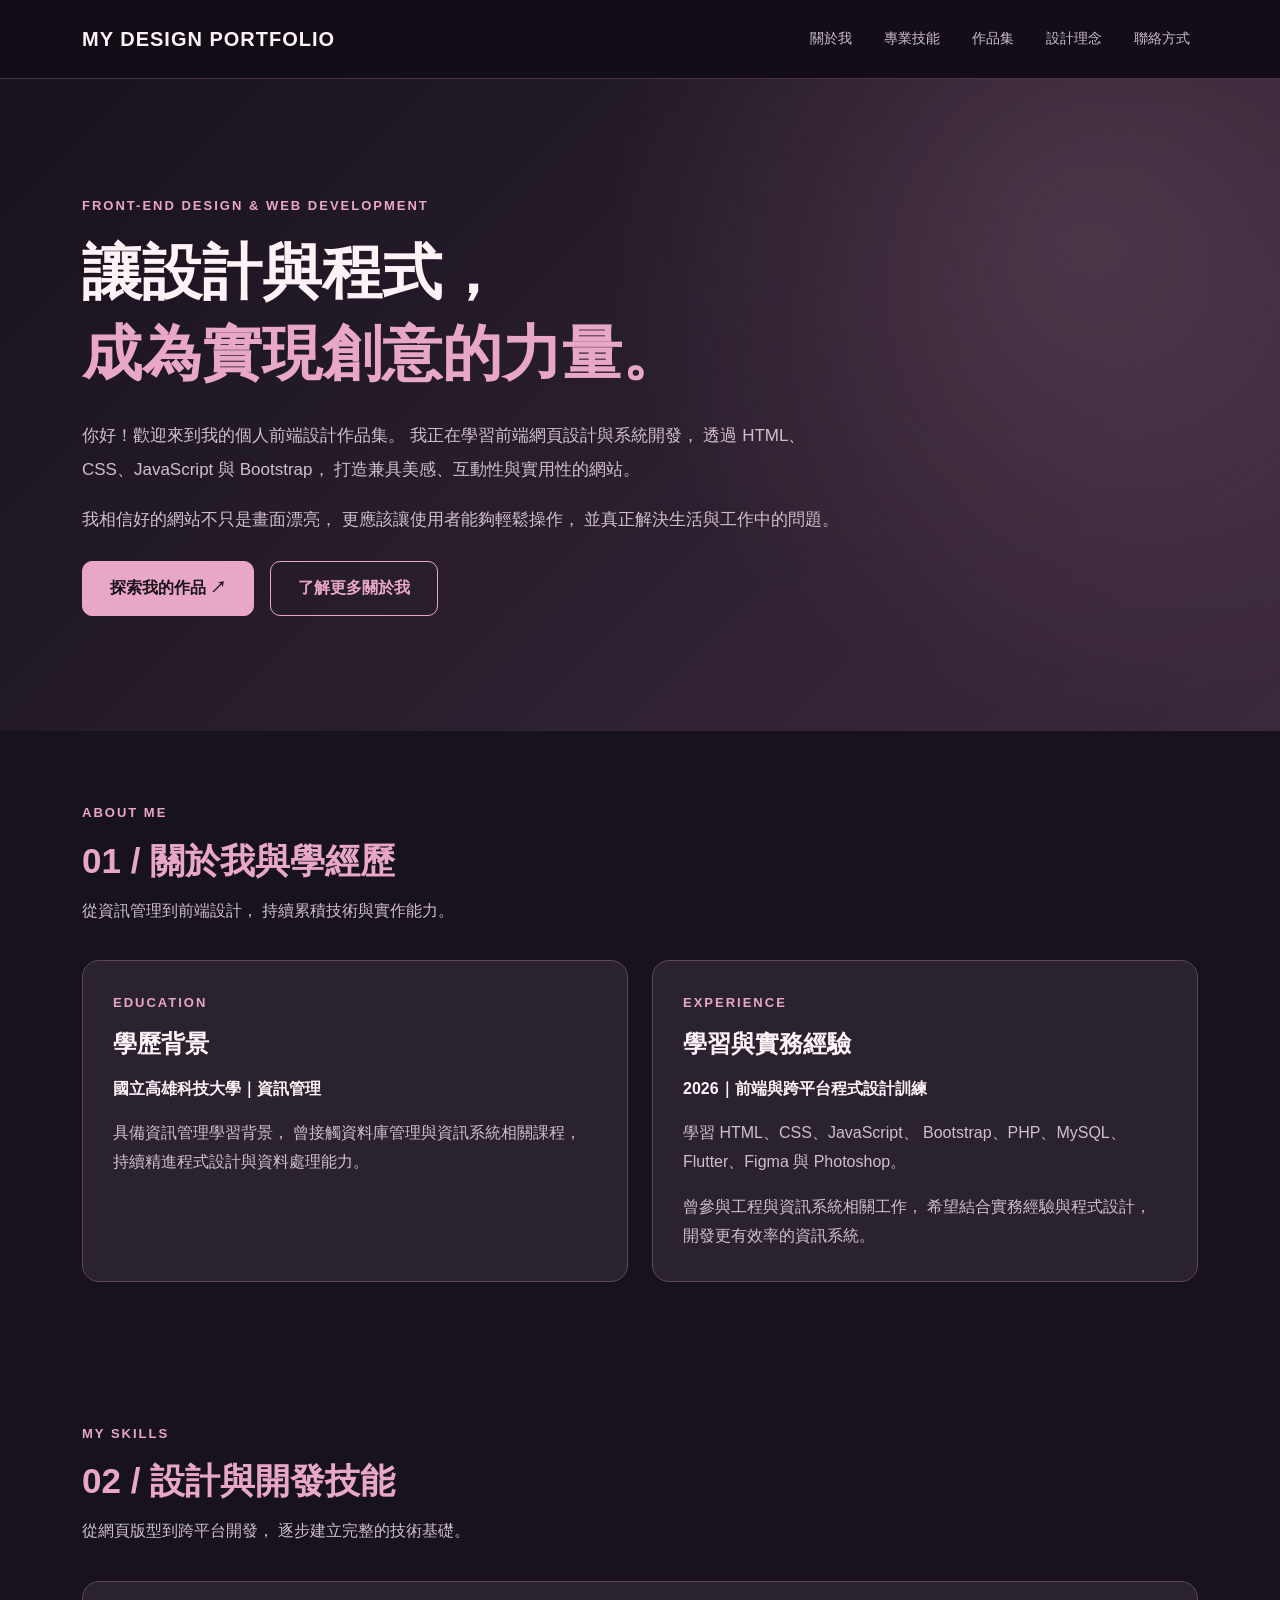
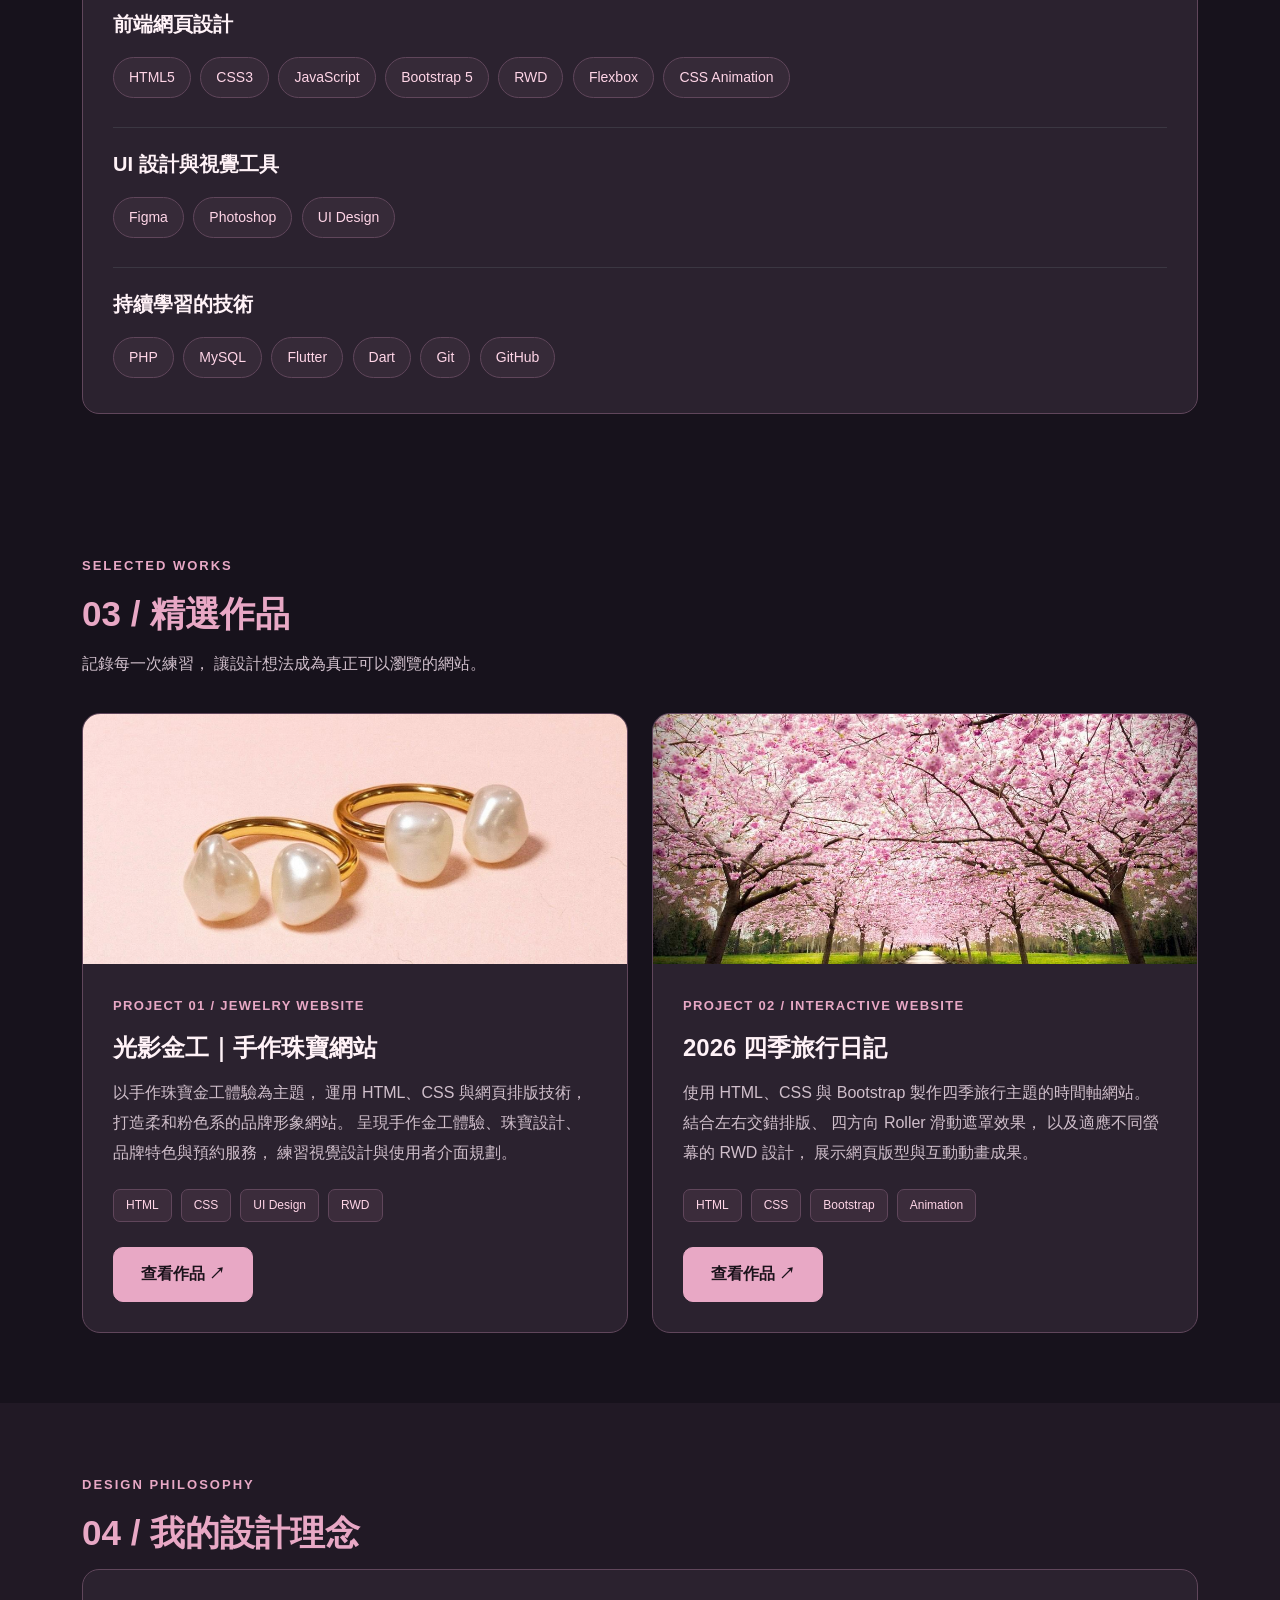
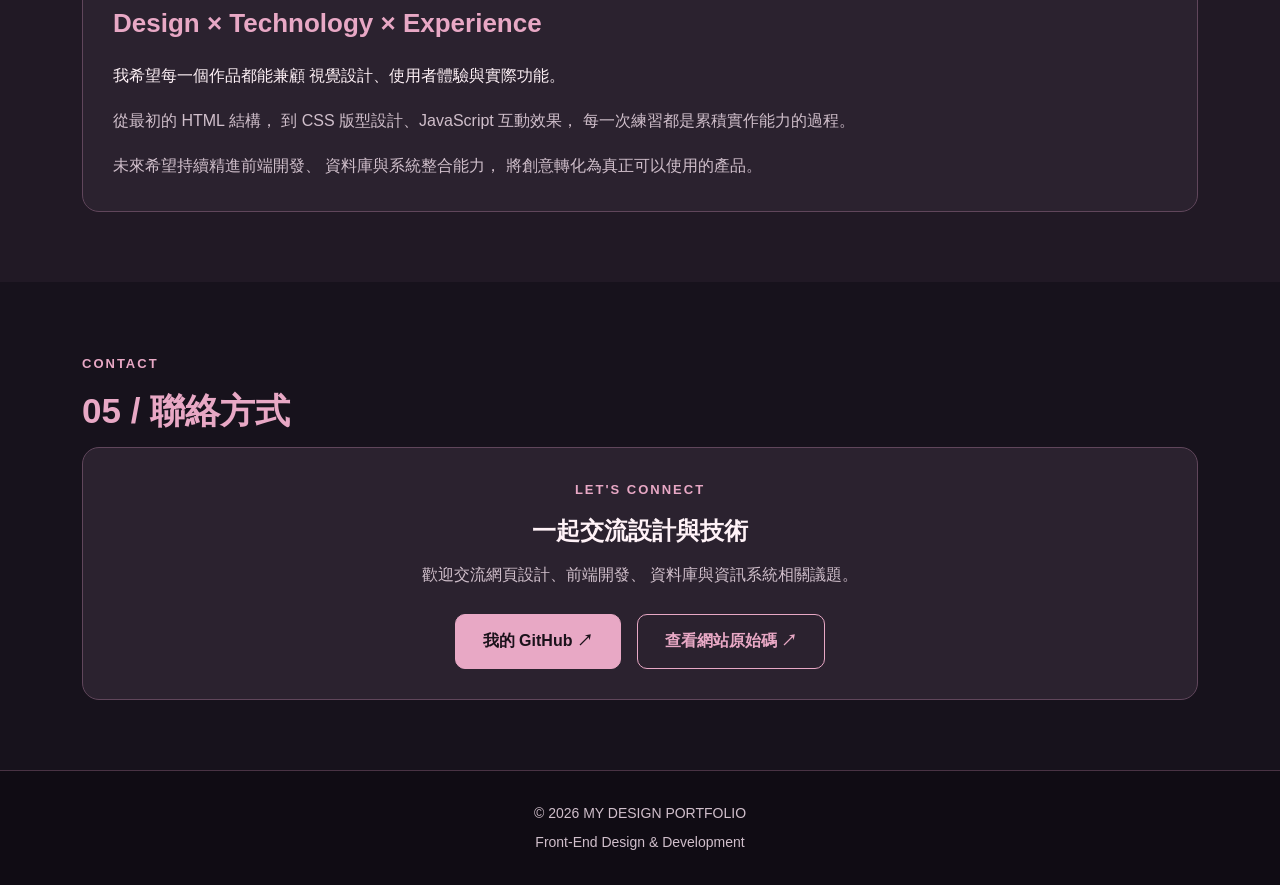
<file: index.html>
<!DOCTYPE html>
<html lang="zh-TW">

<head>
    <meta charset="UTF-8">
    <meta name="viewport" content="width=device-width, initial-scale=1.0">
    <meta name="description" content="個人前端網頁設計作品集，展示光影金工、四季旅行日記及網頁設計學習成果。">

    <title>MY DESIGN PORTFOLIO｜個人作品集</title>

    <link href="https://cdn.jsdelivr.net/npm/bootstrap@5.3.3/dist/css/bootstrap.min.css" rel="stylesheet">

    <style>
        :root {
            --bg: #17121c;
            --surface: #211925;
            --card: #2b222f;
            --accent: #e8a8c5;
            --accent-light: #ffd5e7;
            --text: #fff2f7;
            --muted: #d0bfcb;
            --border: #60465b;
        }

        * {
            box-sizing: border-box;
        }

        html {
            scroll-behavior: smooth;
        }

        body {
            margin: 0;
            background: var(--bg);
            color: var(--text);
            font-family: "Microsoft JhengHei", sans-serif;
            line-height: 1.8;
        }

        a {
            text-decoration: none;
        }

        section {
            padding: 70px 0;
            scroll-margin-top: 90px;
        }

        /* 導覽列 */

        .navbar {
            background: rgba(19, 14, 23, 0.97);
            border-bottom: 1px solid #493344;
            padding: 16px 0;
        }

        .navbar-brand {
            color: var(--text);
            font-size: 20px;
            font-weight: 800;
            letter-spacing: 1px;
        }

        .navbar-brand:hover {
            color: var(--accent);
        }

        .navbar .nav-link {
            color: var(--muted);
            font-size: 14px;
            transition: color .3s;
        }

        .navbar .nav-link:hover,
        .navbar .nav-link:focus {
            color: var(--accent);
        }

        .navbar-toggler {
            border: 1px solid var(--accent);
        }

        .navbar-toggler-icon {
            background-image: url("data:image/svg+xml,%3Csvg xmlns='http://www.w3.org/2000/svg' viewBox='0 0 30 30'%3E%3Cpath stroke='%23e8a8c5' stroke-linecap='round' stroke-width='2' d='M4 7h22M4 15h22M4 23h22'/%3E%3C/svg%3E");
        }

        /* 首頁 */

        .hero {
            padding: 115px 0;
            background:
                radial-gradient(circle at 85% 25%,
                    rgba(232, 168, 197, .16),
                    transparent 40%),
                linear-gradient(135deg, #17121c, #3b293d);
        }

        .eyebrow {
            color: var(--accent);
            font-size: 13px;
            font-weight: 700;
            letter-spacing: 2px;
            margin-bottom: 15px;
        }

        .hero h1 {
            font-size: clamp(34px, 5vw, 60px);
            font-weight: 900;
            line-height: 1.35;
            margin-bottom: 25px;
        }

        .highlight {
            color: var(--accent);
        }

        .hero p.intro {
            max-width: 760px;
            font-size: 17px;
            color: var(--muted);
            line-height: 2;
        }

        /* 按鈕 */

        .btn-tech {
            display: inline-block;
            background: var(--accent);
            border: 1px solid var(--accent);
            color: #1b121b;
            border-radius: 10px;
            padding: 12px 27px;
            font-weight: 700;
            transition: all .3s ease;
        }

        .btn-tech:hover {
            background: var(--accent-light);
            color: #1b121b;
            transform: translateY(-4px);
            box-shadow: 0 10px 25px rgba(232,168,197,.22);
        }

        .btn-outline-tech {
            display: inline-block;
            border: 1px solid var(--accent);
            color: var(--accent);
            border-radius: 10px;
            padding: 12px 27px;
            font-weight: 700;
            transition: .3s;
        }

        .btn-outline-tech:hover {
            background: rgba(232,168,197,.12);
            color: var(--accent-light);
        }

        /* 區塊標題 */

        .section-title {
            color: var(--accent);
            font-size: clamp(26px, 3vw, 35px);
            font-weight: 800;
            margin-bottom: 15px;
        }

        .section-desc {
            color: var(--muted);
            margin-bottom: 35px;
        }

        /* 一般資訊卡片 */

        .info-card {
            background: var(--card);
            border: 1px solid var(--border);
            border-radius: 17px;
            padding: 30px;
            height: 100%;
            transition: transform .35s, box-shadow .35s;
        }

        .info-card:hover {
            transform: translateY(-5px);
            box-shadow: 0 15px 35px rgba(0,0,0,.25);
        }

        .info-card h3 {
            font-weight: 700;
            color: var(--text);
        }

        .muted {
            color: var(--muted);
        }

        /* 技能標籤 */

        .skill {
            display: inline-block;
            border: 1px solid var(--border);
            border-radius: 25px;
            padding: 7px 15px;
            margin: 5px 5px 5px 0;
            color: var(--accent-light);
            font-size: 14px;
            background: rgba(232,168,197,.06);
        }

        /* 精選作品 */

        .project-card {
            display: flex;
            flex-direction: column;
            height: 100%;
            overflow: hidden;
            background: var(--card);
            border: 1px solid var(--border);
            border-radius: 18px;
            transition: transform .35s, box-shadow .35s;
        }

        .project-card:hover {
            transform: translateY(-8px);
            box-shadow: 0 18px 45px rgba(0,0,0,.3);
        }

        .project-image {
            width: 100%;
            height: 250px;
            overflow: hidden;
            background: #493344;
        }

        .project-image img {
            display: block;
            width: 100%;
            height: 100%;
            object-fit: cover;
            transition: transform .5s;
        }

        .project-card:hover .project-image img {
            transform: scale(1.06);
        }

        .project-body {
            display: flex;
            flex-direction: column;
            flex: 1;
            padding: 30px;
        }

        .project-label {
            color: var(--accent);
            font-size: 13px;
            letter-spacing: 1.3px;
            font-weight: 700;
            margin-bottom: 16px;
        }

        .project-body h3 {
            font-size: 24px;
            font-weight: 800;
            color: var(--text);
            margin-bottom: 15px;
        }

        .project-description {
            color: var(--muted);
            line-height: 1.9;
            margin-bottom: 20px;
        }

        .project-tags {
            display: flex;
            flex-wrap: wrap;
            gap: 9px;
            margin-bottom: 25px;
        }

        .project-tag {
            border: 1px solid var(--border);
            border-radius: 7px;
            padding: 5px 12px;
            color: var(--accent-light);
            background: rgba(232,168,197,.08);
            font-size: 12px;
        }

        .project-body .btn-tech {
            align-self: flex-start;
            margin-top: auto;
        }

        /* 設計理念 */

        .design-section {
            background: var(--surface);
        }

        .design-quote {
            color: var(--accent);
            font-size: 26px;
            font-weight: 800;
        }

        /* 聯絡方式 */

        .contact-link {
            color: var(--accent-light);
            overflow-wrap: anywhere;
        }

        .contact-link:hover {
            color: white;
        }

        /* 頁尾 */

        footer {
            background: #100c14;
            border-top: 1px solid #493344;
            padding: 30px 0;
            color: var(--muted);
            text-align: center;
            font-size: 14px;
        }

        /* RWD 手機版 */

        @media (max-width: 767.98px) {
            section {
                padding: 48px 0;
            }

            .hero {
                padding: 75px 0;
            }

            .hero h1 {
                font-size: 34px;
            }

            .hero p.intro {
                font-size: 15px;
            }

            .project-image {
                height: 215px;
            }

            .project-body {
                padding: 23px;
            }

            .project-body h3 {
                font-size: 21px;
            }

            .info-card {
                padding: 23px;
            }
        }

        @media (prefers-reduced-motion: reduce) {
            html {
                scroll-behavior: auto;
            }

            *,
            *::before,
            *::after {
                transition-duration: .01ms !important;
            }
        }
    </style>
</head>

<body>

    <!-- 導覽列 -->

    <nav class="navbar navbar-expand-lg sticky-top">
        <div class="container">

            <a class="navbar-brand" href="#top">
                MY DESIGN PORTFOLIO
            </a>

            <button class="navbar-toggler"
                    type="button"
                    data-bs-toggle="collapse"
                    data-bs-target="#mainNavbar"
                    aria-controls="mainNavbar"
                    aria-expanded="false"
                    aria-label="開啟導覽選單">
                <span class="navbar-toggler-icon"></span>
            </button>

            <div class="collapse navbar-collapse" id="mainNavbar">
                <div class="navbar-nav ms-auto gap-lg-3">
                    <a class="nav-link" href="#about">關於我</a>
                    <a class="nav-link" href="#skills">專業技能</a>
                    <a class="nav-link" href="#projects">作品集</a>
                    <a class="nav-link" href="#design">設計理念</a>
                    <a class="nav-link" href="#contact">聯絡方式</a>
                </div>
            </div>

        </div>
    </nav>

    <!-- 首頁主視覺 -->

    <header id="top" class="hero">
        <div class="container">

            <p class="eyebrow">
                FRONT-END DESIGN & WEB DEVELOPMENT
            </p>

            <h1>
                讓設計與程式，<br>
                <span class="highlight">
                    成為實現創意的力量。
                </span>
            </h1>

            <p class="intro">
                你好！歡迎來到我的個人前端設計作品集。
                我正在學習前端網頁設計與系統開發，
                透過 HTML、CSS、JavaScript 與 Bootstrap，
                打造兼具美感、互動性與實用性的網站。
            </p>

            <p class="intro">
                我相信好的網站不只是畫面漂亮，
                更應該讓使用者能夠輕鬆操作，
                並真正解決生活與工作中的問題。
            </p>

            <div class="d-flex flex-wrap gap-3 mt-4">
                <a href="#projects" class="btn-tech">
                    探索我的作品 ↗
                </a>

                <a href="#about" class="btn-outline-tech">
                    了解更多關於我
                </a>
            </div>

        </div>
    </header>

    <main>

        <!-- 01 關於我 -->

        <section id="about">
            <div class="container">

                <p class="eyebrow">ABOUT ME</p>

                <h2 class="section-title">
                    01 / 關於我與學經歷
                </h2>

                <p class="section-desc">
                    從資訊管理到前端設計，
                    持續累積技術與實作能力。
                </p>

                <div class="row g-4">

                    <div class="col-md-6">
                        <div class="info-card">

                            <p class="eyebrow">EDUCATION</p>

                            <h3 class="h4 mb-3">
                                學歷背景
                            </h3>

                            <p class="fw-bold">
                                國立高雄科技大學｜資訊管理
                            </p>

                            <p class="muted mb-0">
                                具備資訊管理學習背景，
                                曾接觸資料庫管理與資訊系統相關課程，
                                持續精進程式設計與資料處理能力。
                            </p>

                        </div>
                    </div>

                    <div class="col-md-6">
                        <div class="info-card">

                            <p class="eyebrow">EXPERIENCE</p>

                            <h3 class="h4 mb-3">
                                學習與實務經驗
                            </h3>

                            <p class="fw-bold">
                                2026｜前端與跨平台程式設計訓練
                            </p>

                            <p class="muted">
                                學習 HTML、CSS、JavaScript、
                                Bootstrap、PHP、MySQL、
                                Flutter、Figma 與 Photoshop。
                            </p>

                            <p class="muted mb-0">
                                曾參與工程與資訊系統相關工作，
                                希望結合實務經驗與程式設計，
                                開發更有效率的資訊系統。
                            </p>

                        </div>
                    </div>

                </div>

            </div>
        </section>

        <!-- 02 專業技能 -->

        <section id="skills">
            <div class="container">

                <p class="eyebrow">MY SKILLS</p>

                <h2 class="section-title">
                    02 / 設計與開發技能
                </h2>

                <p class="section-desc">
                    從網頁版型到跨平台開發，
                    逐步建立完整的技術基礎。
                </p>

                <div class="info-card">

                    <h3 class="h5 mb-3">
                        前端網頁設計
                    </h3>

                    <div>
                        <span class="skill">HTML5</span>
                        <span class="skill">CSS3</span>
                        <span class="skill">JavaScript</span>
                        <span class="skill">Bootstrap 5</span>
                        <span class="skill">RWD</span>
                        <span class="skill">Flexbox</span>
                        <span class="skill">CSS Animation</span>
                    </div>

                    <hr class="border-secondary my-4">

                    <h3 class="h5 mb-3">
                        UI 設計與視覺工具
                    </h3>

                    <div>
                        <span class="skill">Figma</span>
                        <span class="skill">Photoshop</span>
                        <span class="skill">UI Design</span>
                    </div>

                    <hr class="border-secondary my-4">

                    <h3 class="h5 mb-3">
                        持續學習的技術
                    </h3>

                    <div>
                        <span class="skill">PHP</span>
                        <span class="skill">MySQL</span>
                        <span class="skill">Flutter</span>
                        <span class="skill">Dart</span>
                        <span class="skill">Git</span>
                        <span class="skill">GitHub</span>
                    </div>

                </div>

            </div>
        </section>

        <!-- 03 精選作品 -->

        <section id="projects">
            <div class="container">

                <p class="eyebrow">
                    SELECTED WORKS
                </p>

                <h2 class="section-title">
                    03 / 精選作品
                </h2>

                <p class="section-desc">
                    記錄每一次練習，
                    讓設計想法成為真正可以瀏覽的網站。
                </p>

                <div class="row g-4">

                    <!-- PROJECT 01 光影金工 -->

                    <div class="col-md-6">

                        <article class="project-card">

                            <div class="project-image">

                                <img
                                    src="jewelry.jpg"
                                    alt="光影金工玫瑰金珠寶作品預覽"
                                    loading="lazy">

                            </div>

                            <div class="project-body">

                                <p class="project-label">
                                    PROJECT 01 / JEWELRY WEBSITE
                                </p>

                                <h3>
                                    光影金工｜手作珠寶網站
                                </h3>

                                <p class="project-description">
                                    以手作珠寶金工體驗為主題，
                                    運用 HTML、CSS 與網頁排版技術，
                                    打造柔和粉色系的品牌形象網站。
                                    呈現手作金工體驗、珠寶設計、
                                    品牌特色與預約服務，
                                    練習視覺設計與使用者介面規劃。
                                </p>

                                <div class="project-tags">
                                    <span class="project-tag">HTML</span>
                                    <span class="project-tag">CSS</span>
                                    <span class="project-tag">UI Design</span>
                                    <span class="project-tag">RWD</span>
                                </div>

                                <a href="jewelry.html"
                                   class="btn-tech"
                                   target="_blank"
                                   rel="noopener noreferrer">
                                    查看作品 ↗
                                </a>

                            </div>

                        </article>

                    </div>

                    <!-- PROJECT 02 四季旅行日記 -->

                    <div class="col-md-6">

                        <article class="project-card">

                            <div class="project-image">

                                <img
                                    src="spring_portfolio.jpg"
                                    alt="2026 四季旅行日記櫻花步道預覽"
                                    loading="lazy">

                            </div>

                            <div class="project-body">

                                <p class="project-label">
                                    PROJECT 02 / INTERACTIVE WEBSITE
                                </p>

                                <h3>
                                    2026 四季旅行日記
                                </h3>

                                <p class="project-description">
                                    使用 HTML、CSS 與 Bootstrap
                                    製作四季旅行主題的時間軸網站。
                                    結合左右交錯排版、
                                    四方向 Roller 滑動遮罩效果，
                                    以及適應不同螢幕的 RWD 設計，
                                    展示網頁版型與互動動畫成果。
                                </p>

                                <div class="project-tags">
                                    <span class="project-tag">HTML</span>
                                    <span class="project-tag">CSS</span>
                                    <span class="project-tag">Bootstrap</span>
                                    <span class="project-tag">Animation</span>
                                </div>

                                <a href="20261102_travels_2.html"
                                   class="btn-tech"
                                   target="_blank"
                                   rel="noopener noreferrer">
                                    查看作品 ↗
                                </a>

                            </div>

                        </article>

                    </div>

                </div>

            </div>
        </section>

        <!-- 04 設計理念 -->

        <section id="design" class="design-section">
            <div class="container">

                <p class="eyebrow">
                    DESIGN PHILOSOPHY
                </p>

                <h2 class="section-title">
                    04 / 我的設計理念
                </h2>

                <div class="info-card">

                    <p class="design-quote">
                        Design × Technology × Experience
                    </p>

                    <p>
                        我希望每一個作品都能兼顧
                        視覺設計、使用者體驗與實際功能。
                    </p>

                    <p class="muted">
                        從最初的 HTML 結構，
                        到 CSS 版型設計、JavaScript 互動效果，
                        每一次練習都是累積實作能力的過程。
                    </p>

                    <p class="muted mb-0">
                        未來希望持續精進前端開發、
                        資料庫與系統整合能力，
                        將創意轉化為真正可以使用的產品。
                    </p>

                </div>

            </div>
        </section>

        <!-- 05 聯絡方式 -->

        <section id="contact">
            <div class="container">

                <p class="eyebrow">
                    CONTACT
                </p>

                <h2 class="section-title">
                    05 / 聯絡方式
                </h2>

                <div class="info-card text-center">

                    <p class="eyebrow">
                        LET'S CONNECT
                    </p>

                    <h3 class="h4 mb-3">
                        一起交流設計與技術
                    </h3>

                    <p class="muted">
                        歡迎交流網頁設計、前端開發、
                        資料庫與資訊系統相關議題。
                    </p>

                    <div class="d-flex flex-wrap justify-content-center gap-3 mt-4">

                        <a href="https://github.com/peipei1168-blip"
                           class="btn-tech"
                           target="_blank"
                           rel="noopener noreferrer">
                            我的 GitHub ↗
                        </a>

                        <a href="https://github.com/peipei1168-blip/web202608"
                           class="btn-outline-tech"
                           target="_blank"
                           rel="noopener noreferrer">
                            查看網站原始碼 ↗
                        </a>

                    </div>

                </div>

            </div>
        </section>

    </main>

    <!-- 頁尾 -->

    <footer>
        <div class="container">

            <p class="mb-1">
                © 2026 MY DESIGN PORTFOLIO
            </p>

            <p class="mb-0">
                Front-End Design & Development
            </p>

        </div>
    </footer>

    <script src="https://cdn.jsdelivr.net/npm/bootstrap@5.3.3/dist/js/bootstrap.bundle.min.js"></script>

    <script>
        document.querySelectorAll('#mainNavbar .nav-link')
            .forEach(function (link) {
                link.addEventListener('click', function () {
                    const navbar = document.getElementById('mainNavbar');

                    if (navbar.classList.contains('show')) {
                        bootstrap.Collapse
                            .getOrCreateInstance(navbar, {
                                toggle: false
                            })
                            .hide();
                    }
                });
            });
    </script>

</body>
</html>
</file>
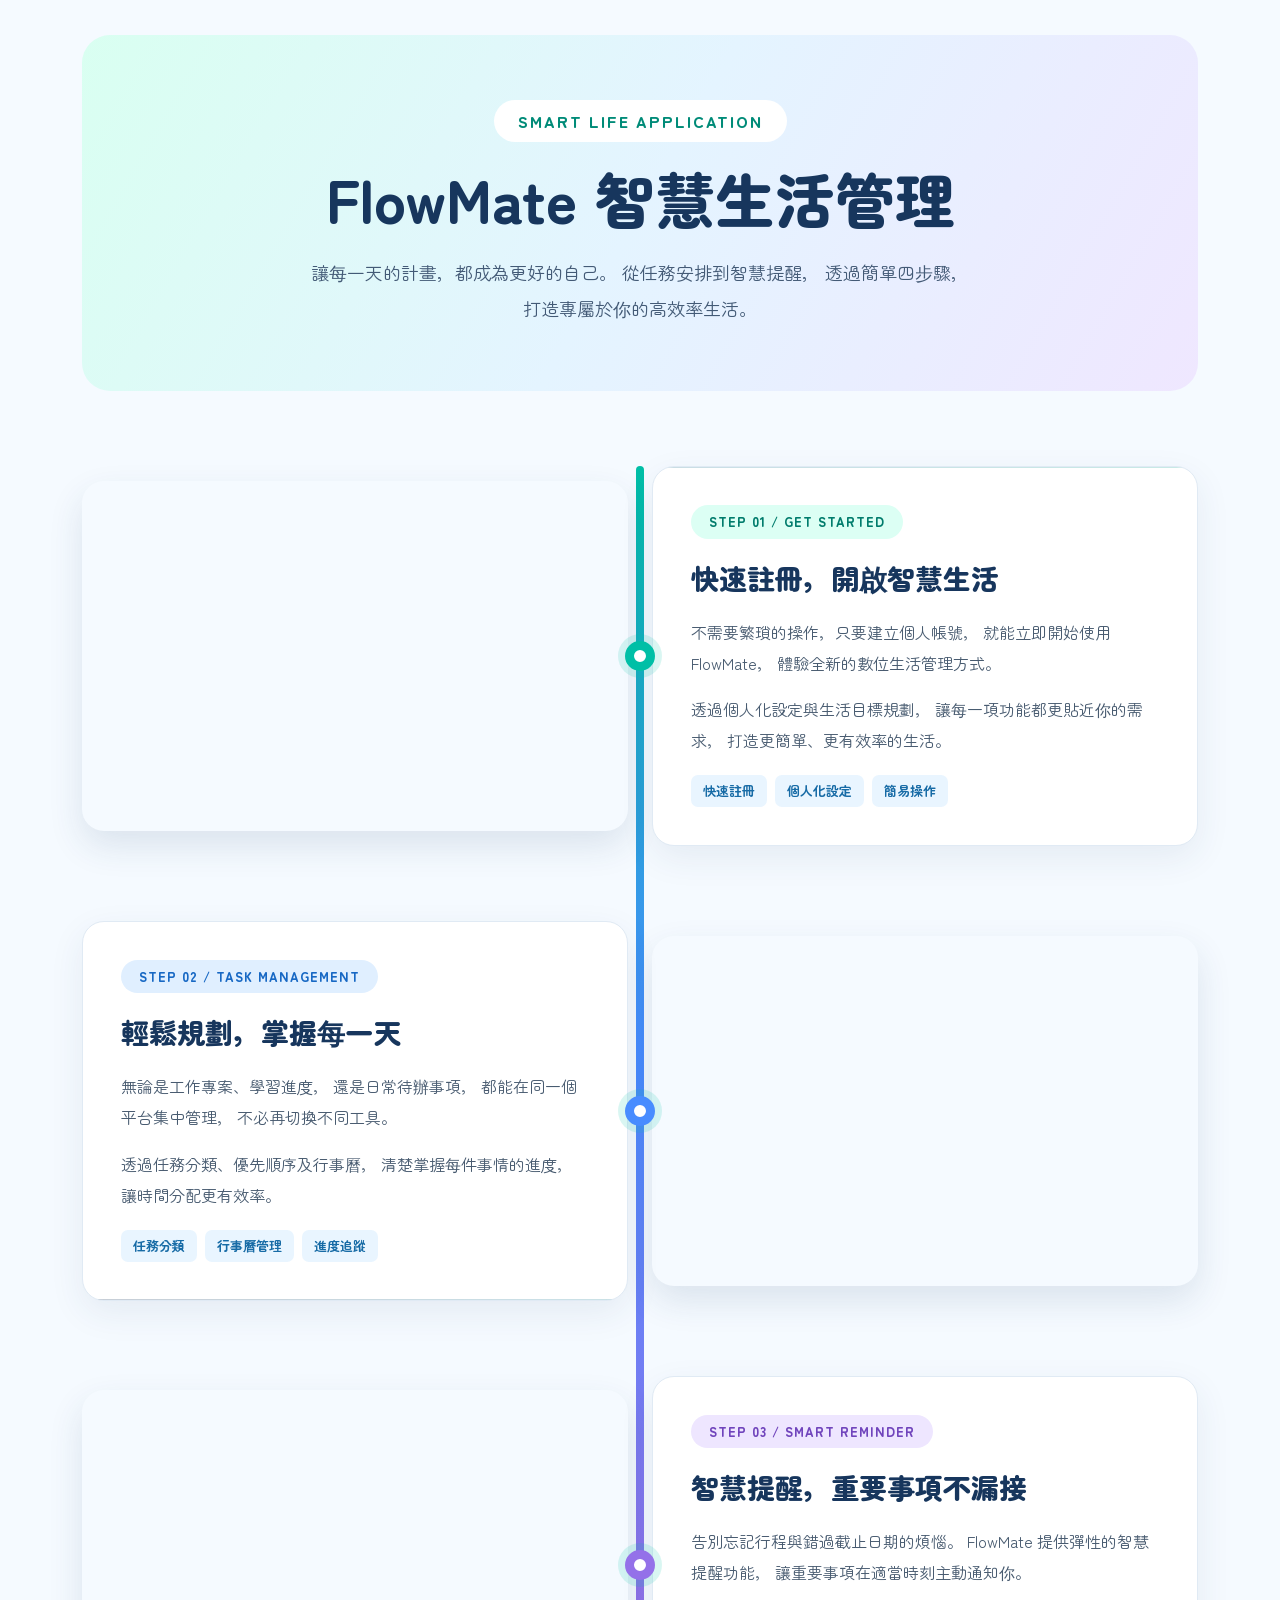
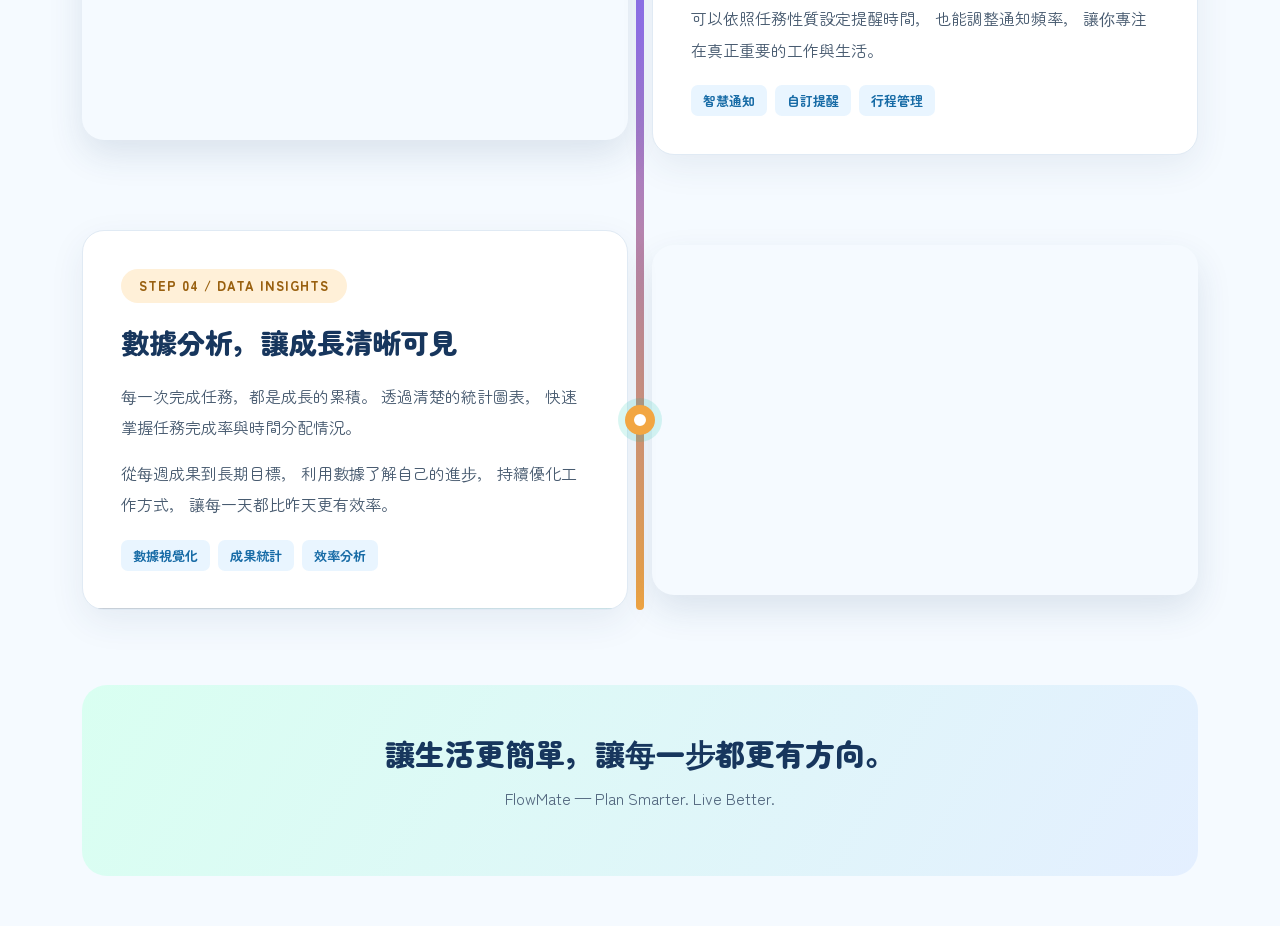
<file: 20261102-ch7-flex-ex01-timeline-section-AI03.html>
<!DOCTYPE html>
<html lang="zh-TW">

<head>
    <meta charset="UTF-8">
    <meta name="viewport" content="width=device-width, initial-scale=1.0">
    <title>FlowMate - 智慧生活管理 APP</title>

    <link href="https://cdn.jsdelivr.net/npm/bootstrap@5.3.3/dist/css/bootstrap.min.css" rel="stylesheet">

    <style>
        @import url('https://fonts.googleapis.com/css2?family=Zen+Maru+Gothic:wght@400;500;700;900&display=swap');

        :root {
            --bg001: #f5faff;
            --bg002: #e8f9f5;
            --bg003: #eaf2ff;

            --text001: #20344d;
            --text002: #52667e;
            --text003: #ffffff;

            --accent001: #00bfa6;
            --accent002: #488cff;
            --accent003: #9471e9;
            --accent004: #f2a642;

            --shadow01: rgba(35, 65, 105, 0.12);
        }

        body {
            font-family: "Zen Maru Gothic", sans-serif;
            background-color: var(--bg001);
            color: var(--text001);
        }

        .fw-900 {
            font-weight: 900;
        }

        /* ********** 頁面標題 ********** */

        .app-header {
            text-align: center;
            padding: 65px 25px;
            margin: 35px 0 75px;
            border-radius: 28px;
            background: linear-gradient(120deg,
                    #d9fff1,
                    #e4f4ff,
                    #efe7ff);
        }

        .app-header .app-label {
            display: inline-block;
            padding: 9px 24px;
            border-radius: 50px;
            background-color: #ffffff;
            color: #008b78;
            font-weight: 900;
            letter-spacing: 2px;
            margin-bottom: 20px;
        }

        .app-header h1 {
            font-size: clamp(32px, 5vw, 60px);
            font-weight: 900;
            color: #17365d;
            margin-bottom: 20px;
        }

        .app-header p {
            max-width: 680px;
            margin: auto;
            font-size: 18px;
            line-height: 2;
            color: #435a76;
        }

        /* ********** 時間軸 ********** */

        .timeline-section {
            position: relative;
        }

        .timeline-section::before {
            position: absolute;
            content: "";
            top: 0;
            bottom: 0;
            left: 50%;
            transform: translateX(-50%);
            width: 8px;
            border-radius: 20px;
            background: linear-gradient(to bottom,
                    #00bfa6,
                    #488cff,
                    #9471e9,
                    #f2a642);
        }

        .timeline-section-pointer {
            position: relative;
            align-items: center;
            margin-bottom: 75px;
        }

        .timeline-section-pointer::before {
            position: absolute;
            content: "";
            width: 30px;
            height: 30px;
            background-color: #ffffff;
            border: 9px solid var(--accent001);
            border-radius: 50%;
            left: 50%;
            top: 50%;
            transform: translate(-50%, -50%);
            box-shadow: 0 0 0 7px rgba(0, 191, 166, 0.15);
            z-index: 5;
            transition: all 0.4s;
        }

        .timeline-section-pointer:hover::before {
            width: 40px;
            height: 40px;
            box-shadow: 0 0 0 12px rgba(0, 191, 166, 0.13);
        }

        .step-02::before {
            border-color: var(--accent002);
        }

        .step-03::before {
            border-color: var(--accent003);
        }

        .step-04::before {
            border-color: var(--accent004);
        }

        /* ********** 圖片 ********** */

        .bg-img {
            background-position: center center;
            background-size: cover;
            background-repeat: no-repeat;
        }

        .img-box {
            height: 350px;
            border-radius: 22px;
            box-shadow: 0 15px 35px var(--shadow01);
            transition: box-shadow 0.4s;
        }

        .img-box:hover {
            box-shadow: 0 22px 45px rgba(35, 65, 105, 0.22);
        }

        /* ********** 文字卡片 ********** */

        .text-box {
            min-height: 350px;
            padding: 38px;
            background-color: #ffffff;
            border: 1px solid #e0eaf4;
            border-radius: 22px;
            box-shadow: 0 12px 35px rgba(35, 65, 105, 0.08);
        }

        .step-label {
            display: inline-block;
            padding: 7px 18px;
            border-radius: 30px;
            background-color: #dcfff4;
            color: #007c6c;
            font-size: 13px;
            font-weight: 900;
            letter-spacing: 1px;
            margin-bottom: 18px;
        }

        .text-box h2 {
            font-size: 28px;
            font-weight: 900;
            color: #17365d;
            line-height: 1.5;
            margin-bottom: 18px;
        }

        .text-box p {
            font-size: 16px;
            line-height: 1.95;
            color: #485b70;
            margin-bottom: 15px;
        }

        .feature-tag {
            display: inline-block;
            padding: 6px 12px;
            margin: 4px 4px 0 0;
            border-radius: 7px;
            background-color: #e9f5ff;
            color: #176ba6;
            font-size: 13px;
            font-weight: 700;
        }

        /* ********** 四階段配色 ********** */

        .step-02 .step-label {
            background-color: #e0efff;
            color: #1768c4;
        }

        .step-03 .step-label {
            background-color: #eee6ff;
            color: #7044bc;
        }

        .step-04 .step-label {
            background-color: #fff0d8;
            color: #99600f;
        }

        /* ********** Roller 共用設定 ********** */

        .roller-r,
        .roller-l,
        .roller-t,
        .roller-b {
            position: relative;
            overflow: hidden;
            isolation: isolate;
        }

        .roller-box-r,
        .roller-box-l,
        .roller-box-t,
        .roller-box-b {
            position: absolute;
            top: 0;
            left: 0;
            width: 100%;
            height: 100%;

            display: flex;
            justify-content: center;
            align-items: center;

            background: linear-gradient(135deg,
                    rgba(16, 44, 82, 0.95),
                    rgba(17, 114, 144, 0.90),
                    rgba(0, 156, 138, 0.88));

            z-index: 2;

            transition: transform 0.65s cubic-bezier(0.22, 1, 0.36, 1);
        }

        /* 從右到左 */

        .roller-r .roller-box-r {
            transform: translateX(100%);
        }

        .roller-r:hover .roller-box-r,
        .roller-r:focus-within .roller-box-r {
            transform: translateX(0);
        }

        /* 從左到右 */

        .roller-l .roller-box-l {
            transform: translateX(-100%);
        }

        .roller-l:hover .roller-box-l,
        .roller-l:focus-within .roller-box-l {
            transform: translateX(0);
        }

        /* 從上到下 */

        .roller-t .roller-box-t {
            transform: translateY(-100%);
        }

        .roller-t:hover .roller-box-t,
        .roller-t:focus-within .roller-box-t {
            transform: translateY(0);
        }

        /* 從下到上 */

        .roller-b .roller-box-b {
            transform: translateY(100%);
        }

        .roller-b:hover .roller-box-b,
        .roller-b:focus-within .roller-box-b {
            transform: translateY(0);
        }

        /* ********** Roller 內容 ********** */

        .roller-content {
            text-align: center;
            padding: 25px;
            opacity: 0;
            transform: translateY(25px);
            transition: all 0.4s;
        }

        .roller-r:hover .roller-content,
        .roller-l:hover .roller-content,
        .roller-t:hover .roller-content,
        .roller-b:hover .roller-content,
        .roller-r:focus-within .roller-content,
        .roller-l:focus-within .roller-content,
        .roller-t:focus-within .roller-content,
        .roller-b:focus-within .roller-content {
            opacity: 1;
            transform: translateY(0);
            transition-delay: 0.15s;
        }

        .roller-title {
            color: #ffffff;
            font-size: 27px;
            font-weight: 900;
            margin-bottom: 15px;
        }

        .roller-desc {
            color: #f2faff;
            font-size: 16px;
            line-height: 1.9;
            margin-bottom: 25px;
        }

        .btn-app {
            border: none;
            border-radius: 50px;
            background-color: #ffffff;
            color: #17365d;
            font-weight: 900;
            padding: 12px 30px;
            transition: all 0.3s;
        }

        .btn-app:hover {
            background-color: #c7ffed;
            color: #006b60;
            transform: translateY(-4px);
        }

        /* ********** 頁尾 ********** */

        .app-footer {
            padding: 50px 25px;
            margin: 20px 0 50px;
            border-radius: 25px;
            text-align: center;
            background: linear-gradient(120deg,
                    #d9fff1,
                    #e4efff);
        }

        .app-footer h2 {
            font-size: 30px;
            font-weight: 900;
            color: #17365d;
        }

        .app-footer p {
            color: #52667e;
            margin-top: 15px;
        }

        /* ********** RWD ********** */

        @media screen and (max-width: 768px) {

            .app-header {
                padding: 45px 20px;
                margin-bottom: 45px;
            }

            .app-header p {
                font-size: 16px;
            }

            .timeline-section {
                margin-left: 20px;
                padding-left: 18px;
            }

            .timeline-section::before {
                left: 0;
                transform: none;
            }

            .timeline-section-pointer {
                margin-bottom: 45px;
            }

            .timeline-section-pointer::before {
                left: -18px;
                top: 25px;
                transform: translate(-50%, 0);
            }

            .img-box {
                height: 260px;
                margin-bottom: 20px;
            }

            .text-box {
                min-height: auto;
                padding: 28px 24px;
            }

            .text-box h2 {
                font-size: 24px;
            }

            .roller-title {
                font-size: 22px;
            }

            .roller-desc {
                font-size: 14px;
            }

            .app-footer h2 {
                font-size: 24px;
            }
        }

        @media (prefers-reduced-motion: reduce) {

            .roller-box-r,
            .roller-box-l,
            .roller-box-t,
            .roller-box-b,
            .roller-content {
                transition-duration: 0.01ms;
            }
        }
    </style>
</head>

<body>

    <div class="container">

        <!-- 網站主標題 -->
        <div class="app-header">

            <div class="app-label">
                SMART LIFE APPLICATION
            </div>

            <h1>FlowMate 智慧生活管理</h1>

            <p>
                讓每一天的計畫，都成為更好的自己。
                從任務安排到智慧提醒，
                透過簡單四步驟，
                打造專屬於你的高效率生活。
            </p>

        </div>

        <!-- 時間軸 -->
        <div class="timeline-section">

            <!-- STEP 01 -->
            <div class="row timeline-section-pointer step-01">

                <div class="col-md-6">

                    <div class="img-box bg-img roller-r"
                        style="background-image: url('https://images.unsplash.com/photo-1727464996084-3cc1ec8e04ea?auto=format&fit=crop&w=1200&q=85');">

                        <div class="roller-box-r">

                            <div class="roller-content">

                                <div class="roller-title">
                                    開啟智慧生活
                                </div>

                                <div class="roller-desc">
                                    只需要簡單幾個步驟，
                                    就能開始你的個人化管理旅程。
                                </div>

                                <a href="https://unsplash.com/photos/a-cell-phone-sitting-on-top-of-a-desk-9k8LwRIavQk"
                                    target="_blank" rel="noopener noreferrer" class="btn btn-app">
                                    查看圖片來源
                                </a>

                            </div>

                        </div>

                    </div>

                </div>

                <div class="col-md-6">

                    <div class="text-box roller-t">

                        <div class="roller-box-t">

                            <div class="roller-content">

                                <div class="roller-title">
                                    快速開始，輕鬆上手
                                </div>

                                <div class="roller-desc">
                                    建立專屬帳號，
                                    享受便利的數位管理體驗。
                                </div>

                                <a href="#step02" class="btn btn-app">
                                    下一個步驟 →
                                </a>

                            </div>

                        </div>

                        <div class="step-label">
                            STEP 01 / GET STARTED
                        </div>

                        <h2>快速註冊，開啟智慧生活</h2>

                        <p>
                            不需要繁瑣的操作，只要建立個人帳號，
                            就能立即開始使用 FlowMate，
                            體驗全新的數位生活管理方式。
                        </p>

                        <p>
                            透過個人化設定與生活目標規劃，
                            讓每一項功能都更貼近你的需求，
                            打造更簡單、更有效率的生活。
                        </p>

                        <span class="feature-tag">快速註冊</span>
                        <span class="feature-tag">個人化設定</span>
                        <span class="feature-tag">簡易操作</span>

                    </div>

                </div>

            </div>

            <!-- STEP 02 -->
            <div id="step02" class="row flex-row-reverse timeline-section-pointer step-02">

                <div class="col-md-6">

                    <div class="img-box bg-img roller-l"
                        style="background-image: url('https://images.unsplash.com/photo-1676287569661-5f2836a91c64?auto=format&fit=crop&w=1200&q=85');">

                        <div class="roller-box-l">

                            <div class="roller-content">

                                <div class="roller-title">
                                    所有任務，一目了然
                                </div>

                                <div class="roller-desc">
                                    整合工作、學習與生活，
                                    讓計畫更有條理。
                                </div>

                                <a href="https://unsplash.com/photos/a-spiral-notebook-with-a-notepad-and-pen-on-top-of-it-VGAl6JCHlTY"
                                    target="_blank" rel="noopener noreferrer" class="btn btn-app">
                                    查看圖片來源
                                </a>

                            </div>

                        </div>

                    </div>

                </div>

                <div class="col-md-6">

                    <div class="text-box roller-b">

                        <div class="roller-box-b">

                            <div class="roller-content">

                                <div class="roller-title">
                                    掌握生活節奏
                                </div>

                                <div class="roller-desc">
                                    透過任務分類與時間規劃，
                                    輕鬆安排每一天。
                                </div>

                                <a href="#step03" class="btn btn-app">
                                    下一個步驟 →
                                </a>

                            </div>

                        </div>

                        <div class="step-label">
                            STEP 02 / TASK MANAGEMENT
                        </div>

                        <h2>輕鬆規劃，掌握每一天</h2>

                        <p>
                            無論是工作專案、學習進度，
                            還是日常待辦事項，
                            都能在同一個平台集中管理，
                            不必再切換不同工具。
                        </p>

                        <p>
                            透過任務分類、優先順序及行事曆，
                            清楚掌握每件事情的進度，
                            讓時間分配更有效率。
                        </p>

                        <span class="feature-tag">任務分類</span>
                        <span class="feature-tag">行事曆管理</span>
                        <span class="feature-tag">進度追蹤</span>

                    </div>

                </div>

            </div>

            <!-- STEP 03 -->
            <div id="step03" class="row timeline-section-pointer step-03">

                <div class="col-md-6">

                    <div class="img-box bg-img roller-r"
                        style="background-image: url('https://images.unsplash.com/photo-1653548898892-2d98a193d25a?auto=format&fit=crop&w=1200&q=85');">

                        <div class="roller-box-r">

                            <div class="roller-content">

                                <div class="roller-title">
                                    重要時刻，不再錯過
                                </div>

                                <div class="roller-desc">
                                    智慧通知與提醒，
                                    幫助你掌握每個重要時刻。
                                </div>

                                <a href="https://unsplash.com/photos/a-smart-watch-sitting-on-top-of-a-table-next-to-a-cell-phone-3DwTgLGUeh8"
                                    target="_blank" rel="noopener noreferrer" class="btn btn-app">
                                    查看圖片來源
                                </a>

                            </div>

                        </div>

                    </div>

                </div>

                <div class="col-md-6">

                    <div class="text-box roller-t">

                        <div class="roller-box-t">

                            <div class="roller-content">

                                <div class="roller-title">
                                    你的貼心智慧助手
                                </div>

                                <div class="roller-desc">
                                    主動提醒重要事項，
                                    讓生活更加從容。
                                </div>

                                <a href="#step04" class="btn btn-app">
                                    下一個步驟 →
                                </a>

                            </div>

                        </div>

                        <div class="step-label">
                            STEP 03 / SMART REMINDER
                        </div>

                        <h2>智慧提醒，重要事項不漏接</h2>

                        <p>
                            告別忘記行程與錯過截止日期的煩惱。
                            FlowMate 提供彈性的智慧提醒功能，
                            讓重要事項在適當時刻主動通知你。
                        </p>

                        <p>
                            可以依照任務性質設定提醒時間，
                            也能調整通知頻率，
                            讓你專注在真正重要的工作與生活。
                        </p>

                        <span class="feature-tag">智慧通知</span>
                        <span class="feature-tag">自訂提醒</span>
                        <span class="feature-tag">行程管理</span>

                    </div>

                </div>

            </div>

            <!-- STEP 04 -->
            <div id="step04" class="row flex-row-reverse timeline-section-pointer step-04">

                <div class="col-md-6">

                    <div class="img-box bg-img roller-l"
                        style="background-image: url('https://images.unsplash.com/photo-1770681381576-f1fdceb2ea01?auto=format&fit=crop&w=1200&q=85');">

                        <div class="roller-box-l">

                            <div class="roller-content">

                                <div class="roller-title">
                                    看見每一次進步
                                </div>

                                <div class="roller-desc">
                                    將日常努力轉化為清楚的數據，
                                    持續提升生活效率。
                                </div>

                                <a href="https://unsplash.com/photos/laptop-displaying-charts-next-to-notebook-and-mug-adFE-OdO7RA"
                                    target="_blank" rel="noopener noreferrer" class="btn btn-app">
                                    查看圖片來源
                                </a>

                            </div>

                        </div>

                    </div>

                </div>

                <div class="col-md-6">

                    <div class="text-box roller-b">

                        <div class="roller-box-b">

                            <div class="roller-content">

                                <div class="roller-title">
                                    讓努力變得看得見
                                </div>

                                <div class="roller-desc">
                                    透過數據了解成果，
                                    找到持續成長的方向。
                                </div>

                                <a href="#top" class="btn btn-app">
                                    回到頁面頂端 ↑
                                </a>

                            </div>

                        </div>

                        <div class="step-label">
                            STEP 04 / DATA INSIGHTS
                        </div>

                        <h2>數據分析，讓成長清晰可見</h2>

                        <p>
                            每一次完成任務，都是成長的累積。
                            透過清楚的統計圖表，
                            快速掌握任務完成率與時間分配情況。
                        </p>

                        <p>
                            從每週成果到長期目標，
                            利用數據了解自己的進步，
                            持續優化工作方式，
                            讓每一天都比昨天更有效率。
                        </p>

                        <span class="feature-tag">數據視覺化</span>
                        <span class="feature-tag">成果統計</span>
                        <span class="feature-tag">效率分析</span>

                    </div>

                </div>

            </div>

        </div>

        <!-- 頁尾 -->
        <div class="app-footer">

            <h2>讓生活更簡單，讓每一步都更有方向。</h2>

            <p>
                FlowMate — Plan Smarter. Live Better.
            </p>

        </div>

    </div>

    <script src="https://cdn.jsdelivr.net/npm/bootstrap@5.3.3/dist/js/bootstrap.bundle.min.js"></script>

</body>

</html>
</file>
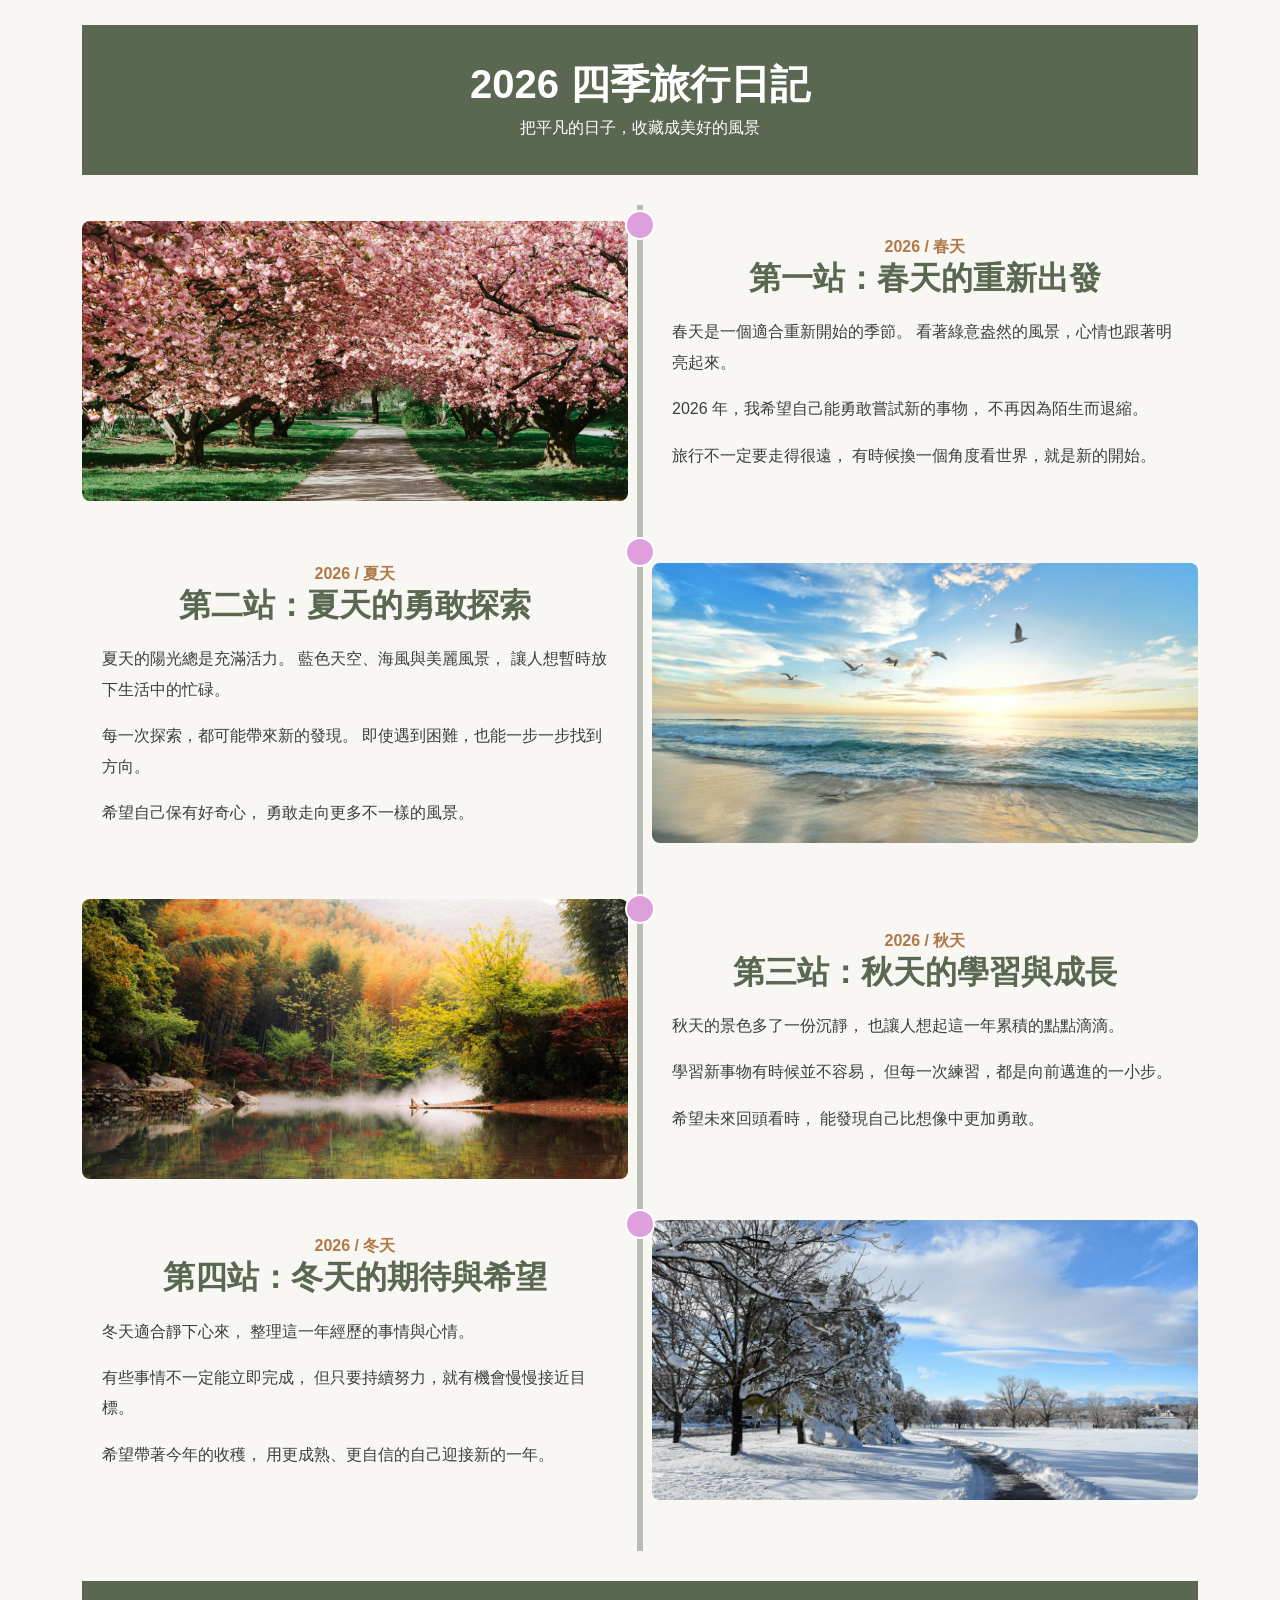
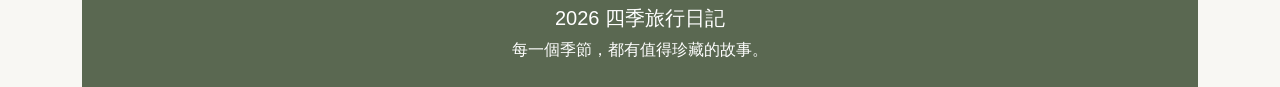
<file: 20261102_travels_2.html>
<!DOCTYPE html>
<html lang="zh-TW">

<head>
    <meta charset="UTF-8">
    <meta name="viewport" content="width=device-width, initial-scale=1.0">
    <title>2026 四季旅行日記</title>

    
<link rel="stylesheet" href="bootstrap.min.css">
<link rel="stylesheet" href="myall.css">


    <style>
        body {
            font-family: "Microsoft JhengHei", sans-serif;
            background-color: #f8f7f3;
            color: #3c4039;
        }

        .main-title {
            background-color: #5a6851;
            color: white;
            padding: 35px 20px;
            text-align: center;
            margin-top: 25px;
            margin-bottom: 30px;
        }

        .main-title h1 {
            font-weight: 900;
        }

        /* 整條時間軸 */
        .timeline-section {
            position: relative;
            padding: 10px 0;
        }

        /* 中央直線 */
        .timeline-section::before {
            position: absolute;
            content: "";
            top: 0;
            bottom: 0;
            left: 50%;
            transform: translateX(-50%);
            width: 6px;
            background-color: rgba(90, 104, 81, 0.4);
        }

        /* 每個季節的定位範圍 */
        .timeline-section-pointer {
            position: relative;
        }

        /* 時間軸圓點 */
        .timeline-section-pointer::before {
            position: absolute;
            content: "";
            width: 30px;
            height: 30px;
            background-color:plum;;
            border: 2px solid white;
            border-radius: 50%;
            left: 50%;
            top: 0;
            transform: translateX(-50%);
            border-radius: 50%;
            top: -5px;
            z-index: 2;
        }

        .travel-row {
            margin-bottom: 35px;
        }

        .img-box {
            position: relative;
            overflow: hidden;
            height: 280px;
            background-position: center center;
            background-size: cover;
            border-radius: 8px;
        }

        .text-box {
            padding: 20px;
        }

        .text-box h2 {
            font-weight: 900;
            color: #5a6851;
            text-align: center;
            margin-bottom: 20px;
        }

        .travel-date {
            color: #b07947;
            font-weight: bold;
            text-align: center;
        }

        .text-box p {
            line-height: 1.9;
        }

        .footer {
            background-color: #5a6851;
            color: white;
            text-align: center;
            padding: 25px;
            margin-top: 30px;
        }


        .roller-box {
            position: absolute;
            inset: 0;
            color: white;
            background-color: rgba(45, 59, 42, 0.72);
            transition: transform 0.7s ease;
            display: flex;
            justify-content: center;
            align-items: center;
        }

        .roller-box span {
            font-size: 1.5rem;
            font-weight: bold;
        }

        .roller-left .roller-box {
            transform: translateX(-100%);
        }

        .roller-right .roller-box {
            transform: translateX(100%);
        }

        .roller-top .roller-box {
            transform: translateY(-100%);
        }

        .roller-down .roller-box {
            transform: translateY(100%);
        }

        .roller:hover .roller-box,
        .roller:focus .roller-box {
            transform: translate(0, 0);
        }

        .roller:focus-visible {
            outline: 3px solid #b07947;
            outline-offset: 3px;
        }

        /* 手機版保持簡單 */
        @media screen and (max-width: 767.98px) {
            .main-title h1 {
                font-size: 28px;
            }

            .img-box {
                height: 210px;
            }

            .text-box {
                padding: 18px 8px;
            }

            .timeline-section {
                margin-left: 20px;
            }

            .timeline-section::before {
                left: -10px;
                transform: translateX(-50%);
            }

            .timeline-section-pointer::before {
                left: 0;
            }
        }

        @media (prefers-reduced-motion: reduce) {
            .roller-box {
                transition: none;
            }
        }
    </style>
</head>

<body>

    <div class="container">

        <div class="main-title">
            <h1>2026 四季旅行日記</h1>
            <p class="mb-0">
                把平凡的日子，收藏成美好的風景
            </p>
        </div>

        <div class="timeline-section">

            <!-- 春天 -->
            <div class="row align-items-center travel-row timeline-section-pointer">

                <div class="col-md-6">
                    <div class="img-box roller roller-left" tabindex="0" role="group"
                         aria-label="春天照片，遮罩從左側滑入"
                         style="background-image: url('spring.jpg');">
                        <div class="roller-box"><span>春天・重新出發</span></div>
                    </div>
                </div>

                <div class="col-md-6">
                    <div class="text-box">
                        <div class="travel-date">2026 / 春天</div>
                        <h2>第一站：春天的重新出發</h2>

                        <p>
                            春天是一個適合重新開始的季節。
                            看著綠意盎然的風景，心情也跟著明亮起來。
                        </p>

                        <p>
                            2026 年，我希望自己能勇敢嘗試新的事物，
                            不再因為陌生而退縮。
                        </p>

                        <p>
                            旅行不一定要走得很遠，
                            有時候換一個角度看世界，就是新的開始。
                        </p>
                    </div>
                </div>

            </div>

            <!-- 夏天 -->
            <div class="row flex-md-row-reverse align-items-center travel-row timeline-section-pointer">

                <div class="col-md-6">
                    <div class="img-box roller roller-right" tabindex="0" role="group"
                         aria-label="夏天照片，遮罩從右側滑入"
                         style="background-image: url('summer.jpg');">
                        <div class="roller-box"><span>夏天・勇敢探索</span></div>
                    </div>
                </div>

                <div class="col-md-6">
                    <div class="text-box">
                        <div class="travel-date">2026 / 夏天</div>
                        <h2>第二站：夏天的勇敢探索</h2>

                        <p>
                            夏天的陽光總是充滿活力。
                            藍色天空、海風與美麗風景，
                            讓人想暫時放下生活中的忙碌。
                        </p>

                        <p>
                            每一次探索，都可能帶來新的發現。
                            即使遇到困難，也能一步一步找到方向。
                        </p>

                        <p>
                            希望自己保有好奇心，
                            勇敢走向更多不一樣的風景。
                        </p>
                    </div>
                </div>

            </div>

            <!-- 秋天 -->
            <div class="row align-items-center travel-row timeline-section-pointer">

                <div class="col-md-6">
                    <div class="img-box roller roller-top" tabindex="0" role="group"
                         aria-label="秋天照片，遮罩從上方滑入"
                         style="background-image: url('fall.jpg');">
                        <div class="roller-box"><span>秋天・學習成長</span></div>
                    </div>
                </div>

                <div class="col-md-6">
                    <div class="text-box">
                        <div class="travel-date">2026 / 秋天</div>
                        <h2>第三站：秋天的學習與成長</h2>

                        <p>
                            秋天的景色多了一份沉靜，
                            也讓人想起這一年累積的點點滴滴。
                        </p>

                        <p>
                            學習新事物有時候並不容易，
                            但每一次練習，都是向前邁進的一小步。
                        </p>

                        <p>
                            希望未來回頭看時，
                            能發現自己比想像中更加勇敢。
                        </p>
                    </div>
                </div>

            </div>

            <!-- 冬天 -->
            <div class="row flex-md-row-reverse align-items-center travel-row timeline-section-pointer">

                <div class="col-md-6">
                    <div class="img-box roller roller-down" tabindex="0" role="group"
                         aria-label="冬天照片，遮罩從下方滑入"
                         style="background-image: url('winter.jpg');">
                        <div class="roller-box"><span>冬天・期待希望</span></div>
                    </div>
                </div>

                <div class="col-md-6">
                    <div class="text-box">
                        <div class="travel-date">2026 / 冬天</div>
                        <h2>第四站：冬天的期待與希望</h2>

                        <p>
                            冬天適合靜下心來，
                            整理這一年經歷的事情與心情。
                        </p>

                        <p>
                            有些事情不一定能立即完成，
                            但只要持續努力，就有機會慢慢接近目標。
                        </p>

                        <p>
                            希望帶著今年的收穫，
                            用更成熟、更自信的自己迎接新的一年。
                        </p>
                    </div>
                </div>

            </div>

        </div>

        <div class="footer">
            <h5>2026 四季旅行日記</h5>
            <p class="mb-0">
                每一個季節，都有值得珍藏的故事。
            </p>
        </div>

    </div>

</body>
</html>
</file>
<file: myall.css>
@import url('https://fonts.googleapis.com/css2?family=Zen+Maru+Gothic&display=swap');

* {
    margin: 0;
    padding: 0;
}

body {
    font-family: "Zen Maru Gothic", sans-serif;
}

:root {
    --bg001: #F7F5F0;
    /* 米白：主要背景 */
    --bg002: #E8E4DA;
    /* 暖灰米：次要背景 */
    --bg003: #181717;
    /* 深色背景 */

    --text001: #33312E;
    /* 深灰：主要文字 */
    --text002: #6B6862;
    /* 暖灰：次要文字 */
    --text003: #f1f0ed;
    /* 白字 */
    --text004: #b98f11;
    /* 白字 */

    --shadow01: #7e7979;




    --border001: #D6D0C4;
    /* 淺沙色：邊框 */
    --border002: #B8B0A2;
    /* 灰棕：強調邊框 */
    --border003: #ebaa39;


    --btn001: #6B6256;
    /* 暖棕灰：主要按鈕 */
    --btn002: #A69B8B;
    /* 灰米色：次要按鈕 */

    --btn001hover: #4F4941;
    /* 深暖灰：主要按鈕 Hover */
    --accent001: #9A7655;
    /* 木質棕：強調色 */
}

.fw-100 {
    font-weight: 100;
}

.fw-200 {
    font-weight: 200;
}

.fw-300 {
    font-weight: 300;
}

.fw-400 {
    font-weight: 400;
}

.fw-500 {
    font-weight: 500;
}

.fw-600 {
    font-weight: 600;
}

.fw-700 {
    font-weight: 700;
}

.fw-800 {
    font-weight: 800;
}

.fw-900 {
    font-weight: 900;
}

le>


-----------------------*卷軸特效*-------------------------------------------
        .roller {
            position: relative;
            overflow: hidden;
            height: 200px;
        }

        .roller .roller-box {
            position: absolute;
            width: 100%;
            height: 100%;
            top: 0;
            left: 0;
            background-color: rosybrown;
            transition: transform 2s;
            display: flex;
            justify-content: center;
            align-items: center;
        }

        .roller-right .roller-box {
            transform: translateX(100%);
        }

        .roller-left .roller-box {
            transform: translateX(-100%);
        }

        .roller-top .roller-box {
            transform: translateY(-100%);
        }

        .roller-down .roller-box {
            transform: translateY(100%);
        }

        .roller:hover .roller-box,
        .roller:focus-within .roller-box {
            transform: translateX(0);
        }
</file>
